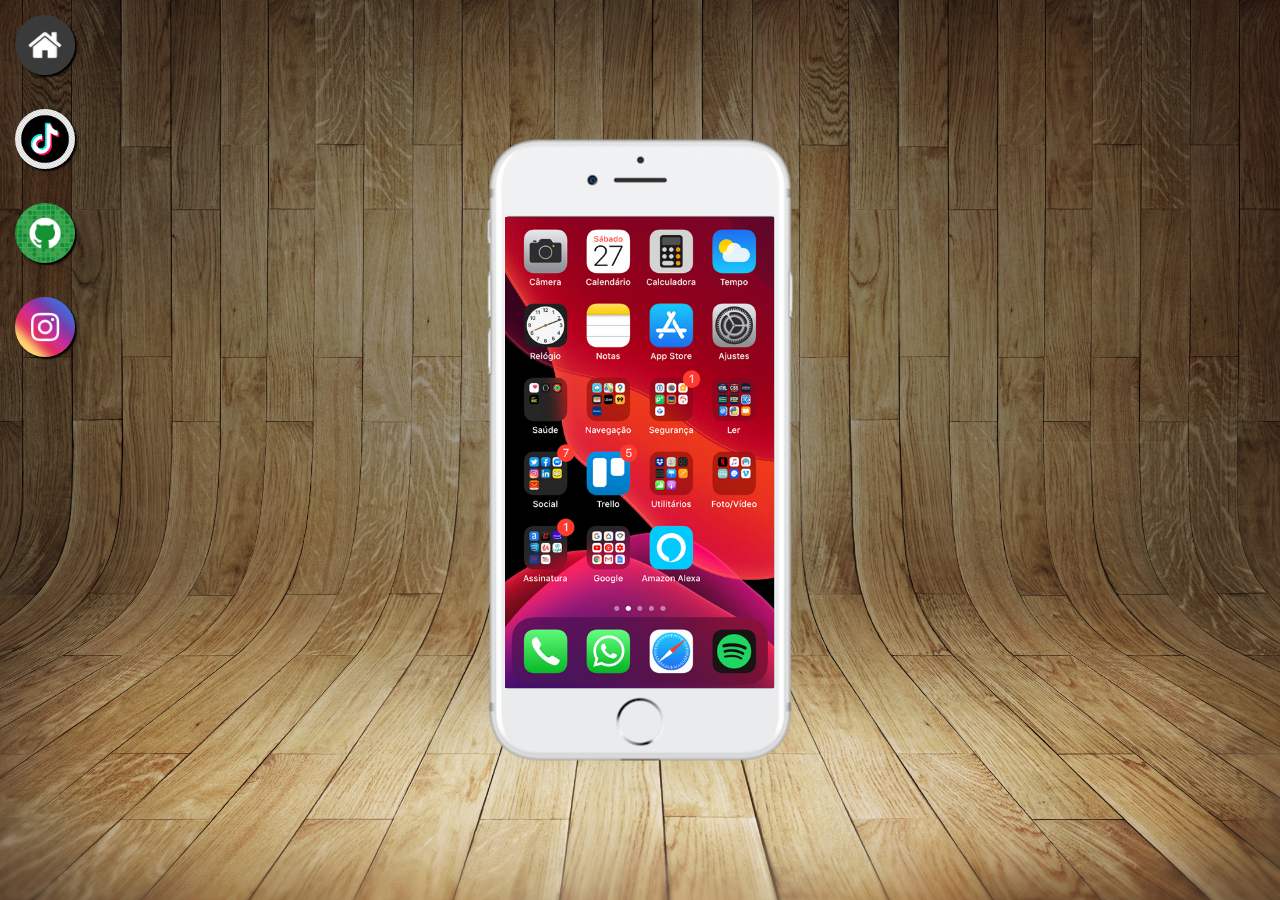
<file: index.html>
<!DOCTYPE html>
<html lang="pt-br">
<head>
    <meta charset="UTF-8">
    <meta name="viewport" content="width=device-width, initial-scale=1.0">
    <title>Projeto Redes Sociais</title>
    <link rel="shortcut icon" href="favicon.ico" type="image/x-icon">
    <link rel="stylesheet" href="estilos/style.css">
</head>
<body>

    <main>
        <section id="telefone">
            <iframe src="home.html" name="tela" id="tela" frameborder="0"></iframe>
            

        </section>

        <section id="redes-sociais">
            <a href="home.html" target="tela"><img src="imagens/logo-home.jpg"></a> <br>

            <a href="tiktok.html" target="tela"> <img src="imagens/logo-tiktok.jpg" alt="Tiktok"> </a> <br>

            <a href="github.html" target="tela"> <img src="imagens/logo-github.jpg" alt="Github"> </a> <br>

            <a href="instagram.html" target="tela"> <img src="imagens/logo-instagram.jpg" alt="Instagram"> </a> <br>
        </section>
    </main>
    
</body>
</html>
</file>
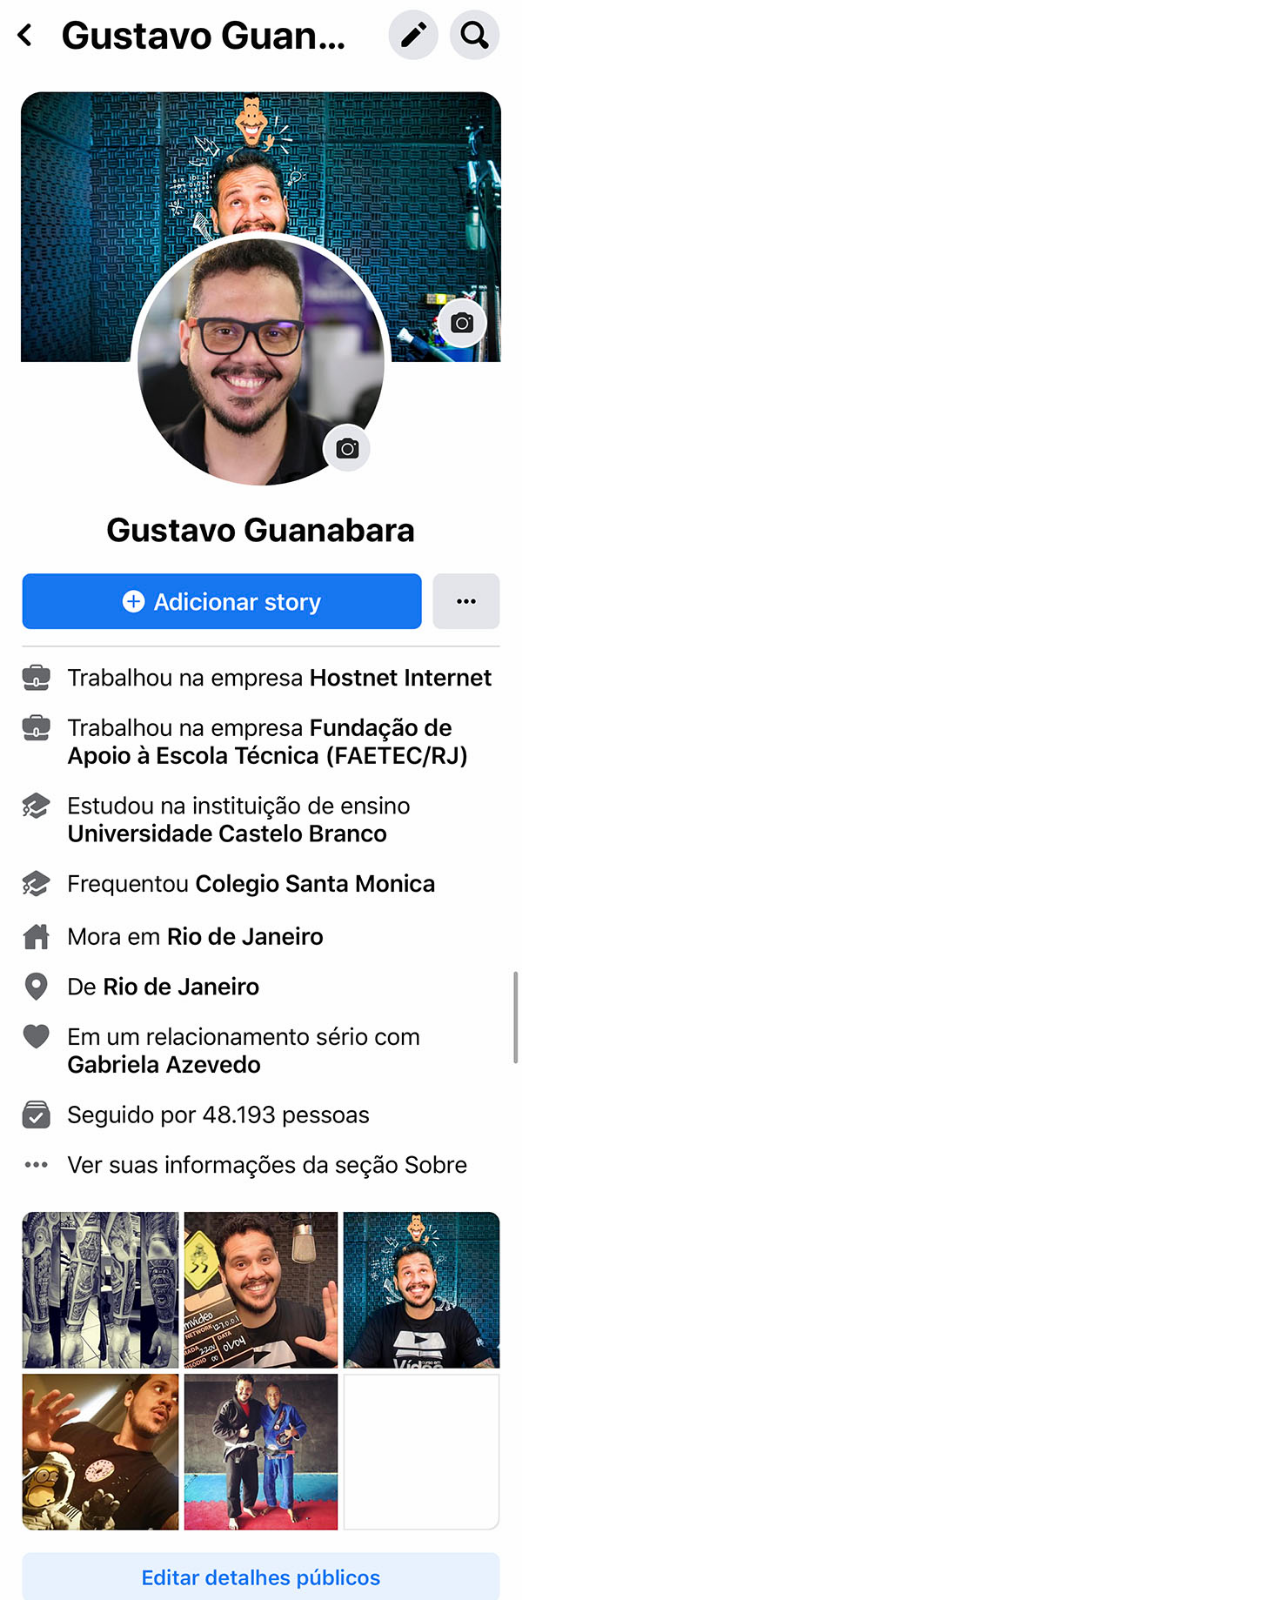
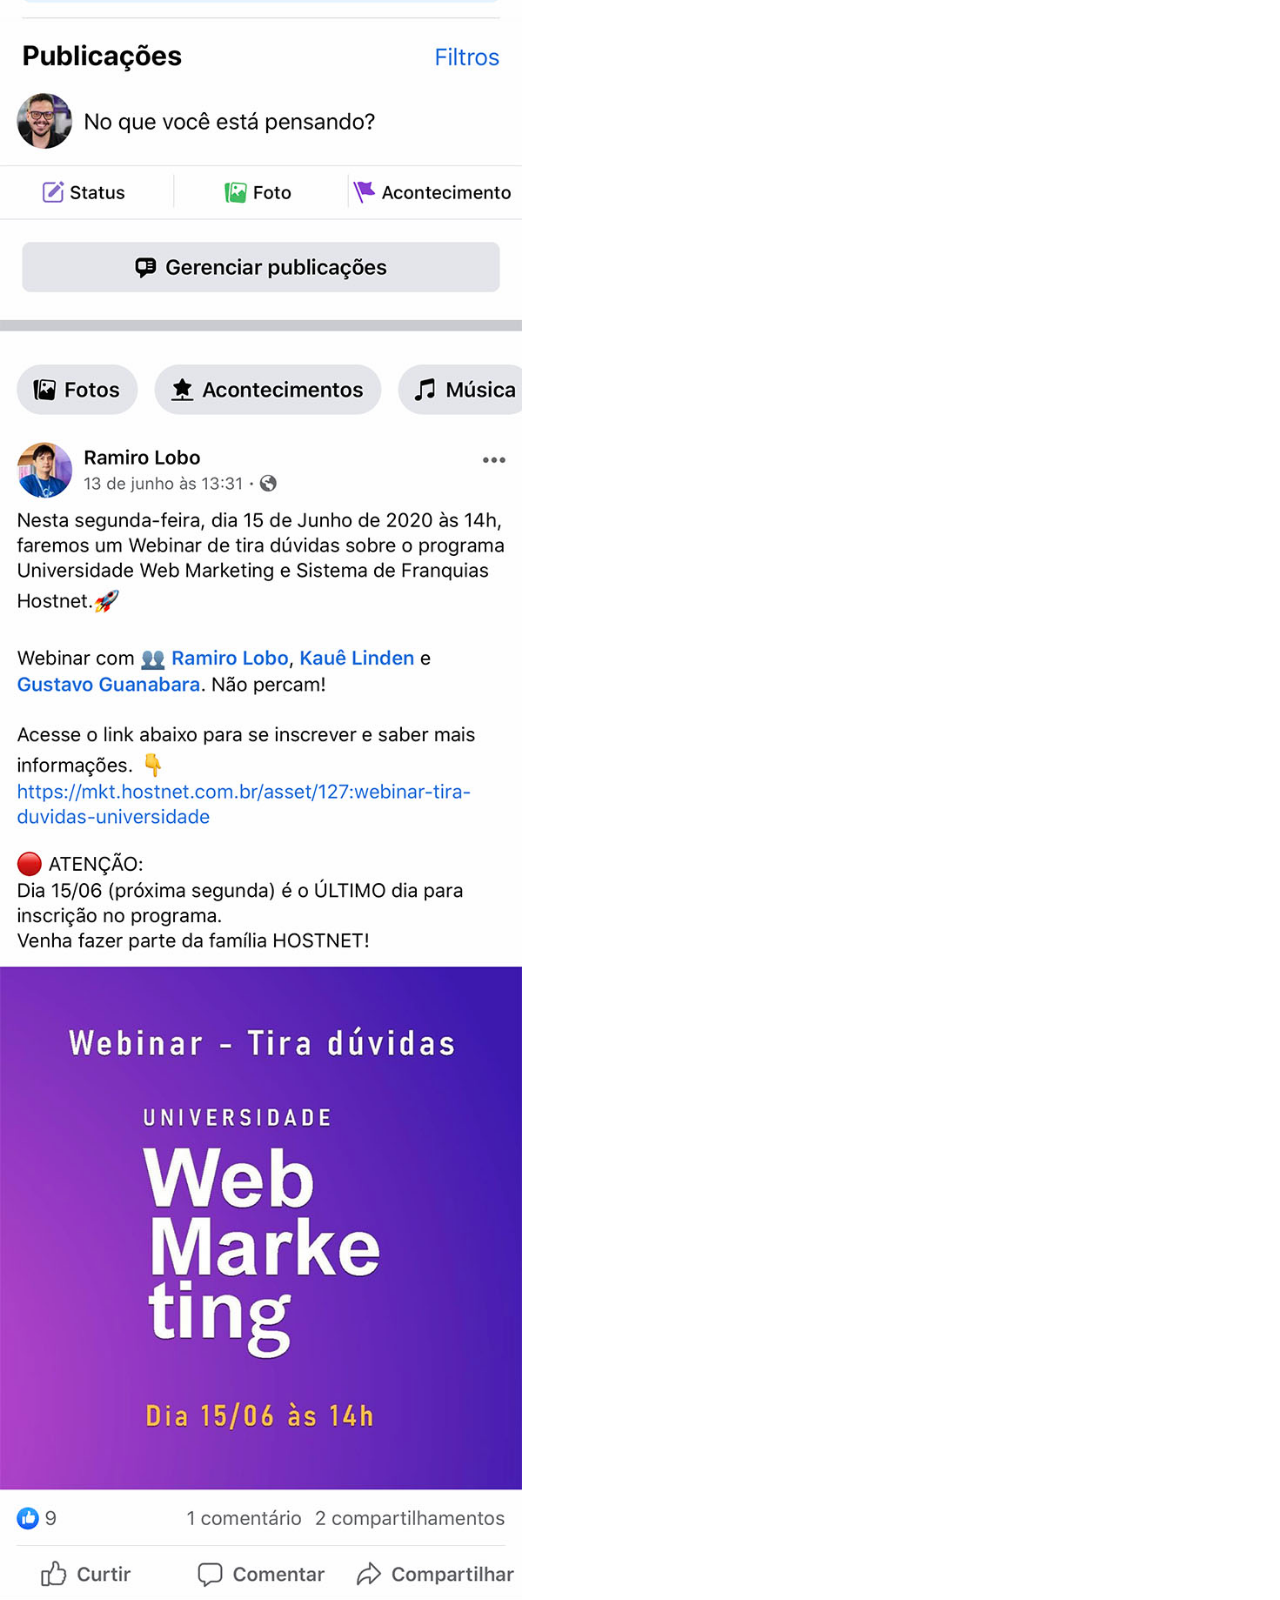
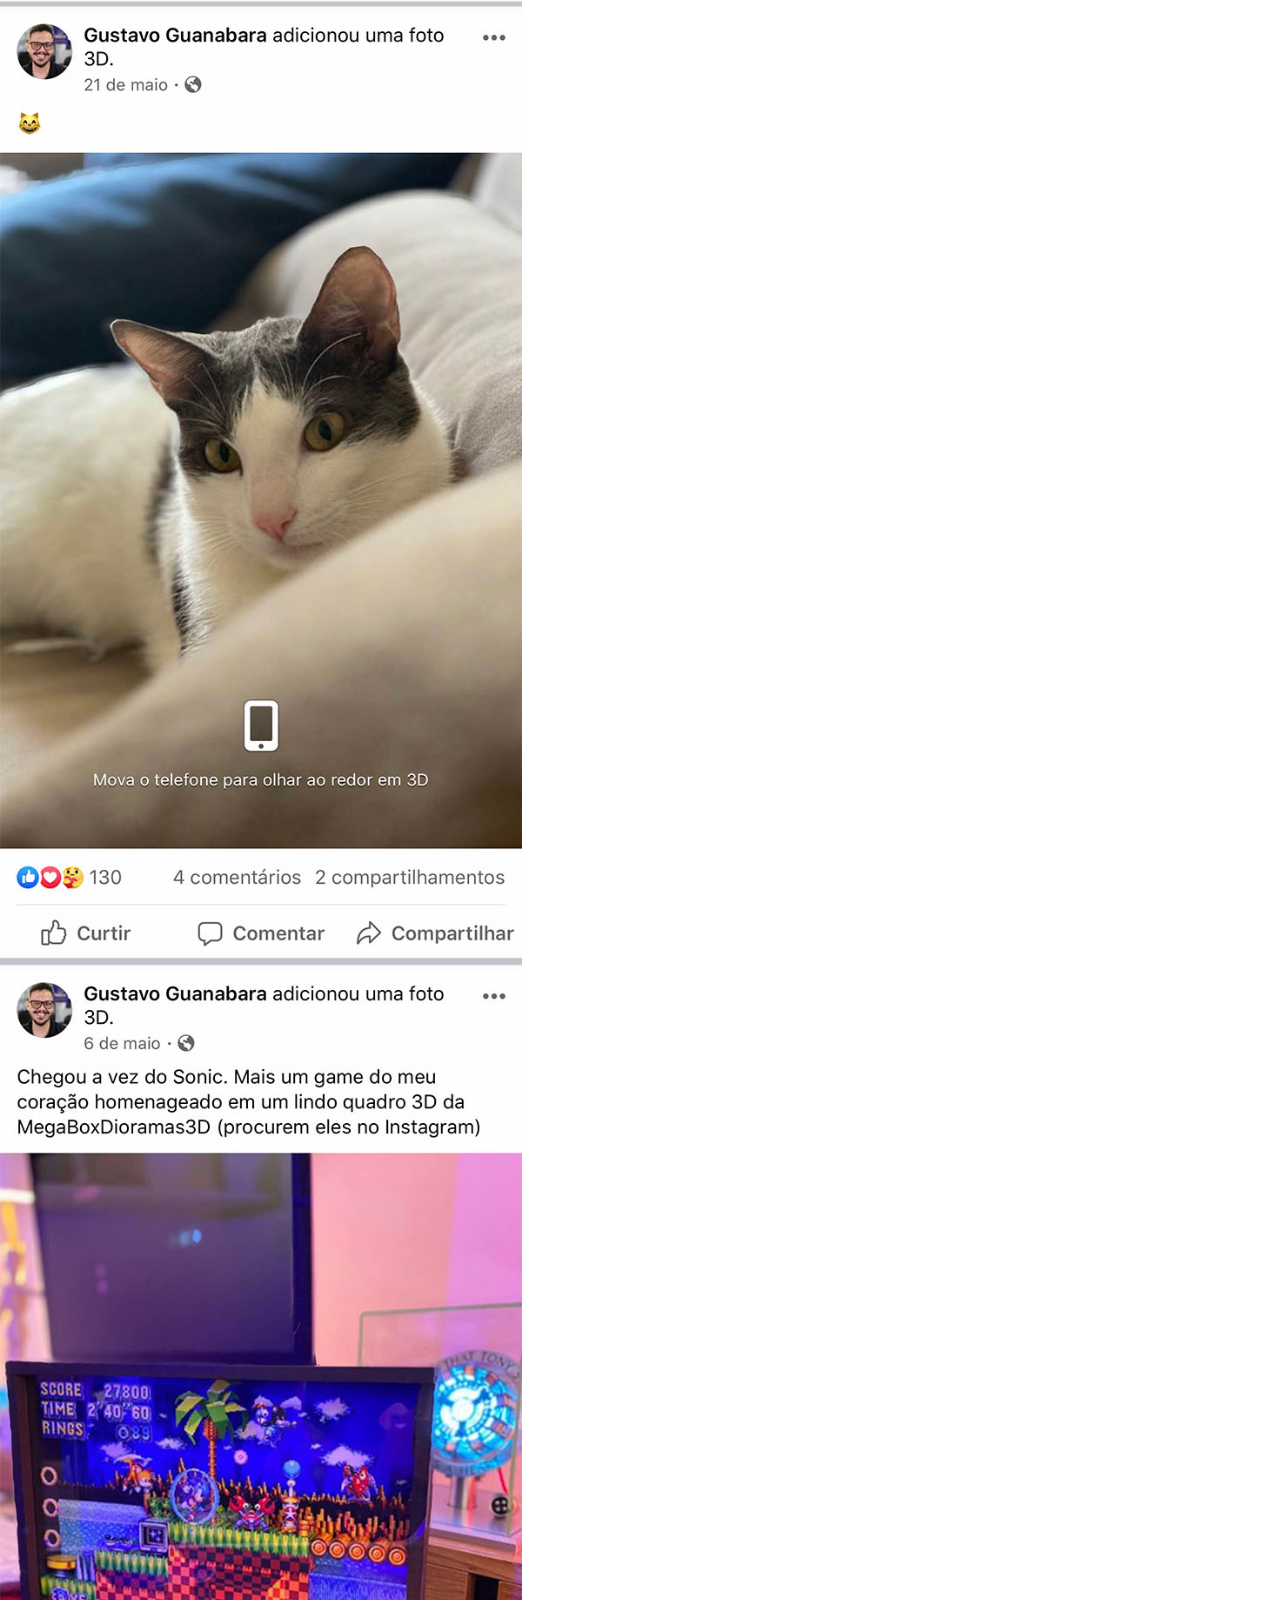
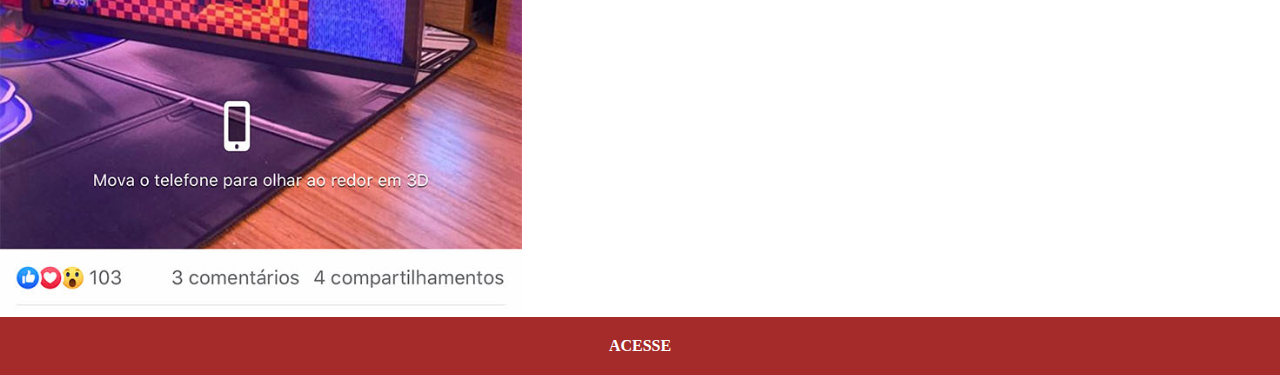
<file: facebook.html>
<!DOCTYPE html>
<html lang="pt-br">
<head>
    <meta charset="UTF-8">
    <meta name="viewport" content="width=device-width, initial-scale=1.0">
    <title>Facebook</title>
    <link rel="stylesheet" href="estilos/social.css">
</head>
<body>
    <img src="imagens/tela-facebook.jpg" alt="Facebook">
    <a href="https://www.facebook.com/gustavoguanabara/?locale=pt_BR" target="_blank">ACESSE</a>
    
</body>
</html>
</file>
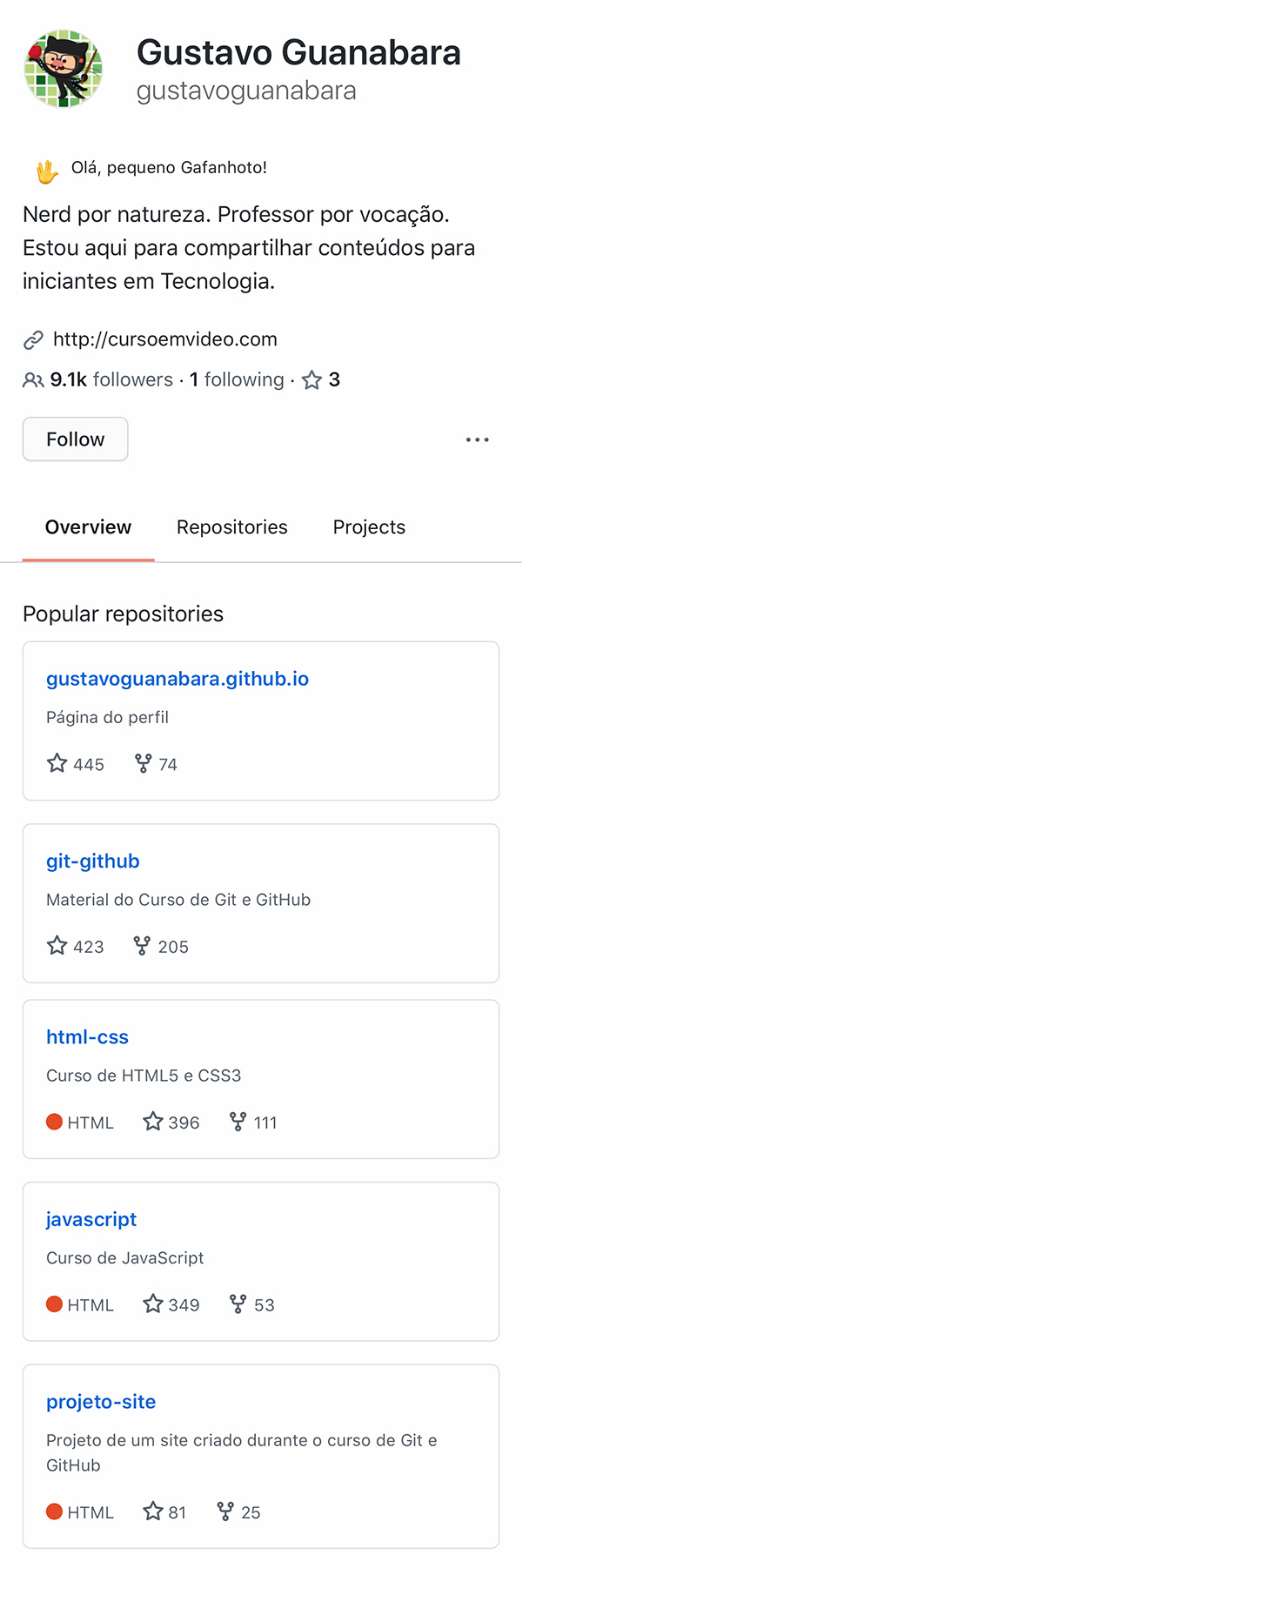
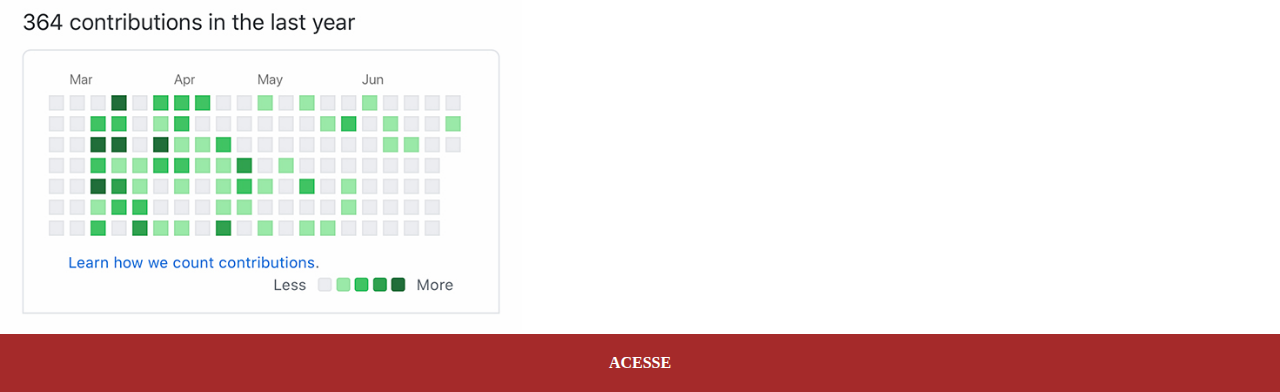
<file: github.html>
<!DOCTYPE html>
<html lang="pt-br">
<head>
    <meta charset="UTF-8">
    <meta name="viewport" content="width=device-width, initial-scale=1.0">
    <title>Github</title>
    <link rel="stylesheet" href="estilos/social.css">
</head>
<body>
    <img src="imagens/tela-github.jpg" alt="GitHub">
    <a href="https://github.com/gustavoguanabara" target="_blank">ACESSE</a>
</body>
</html>
</file>
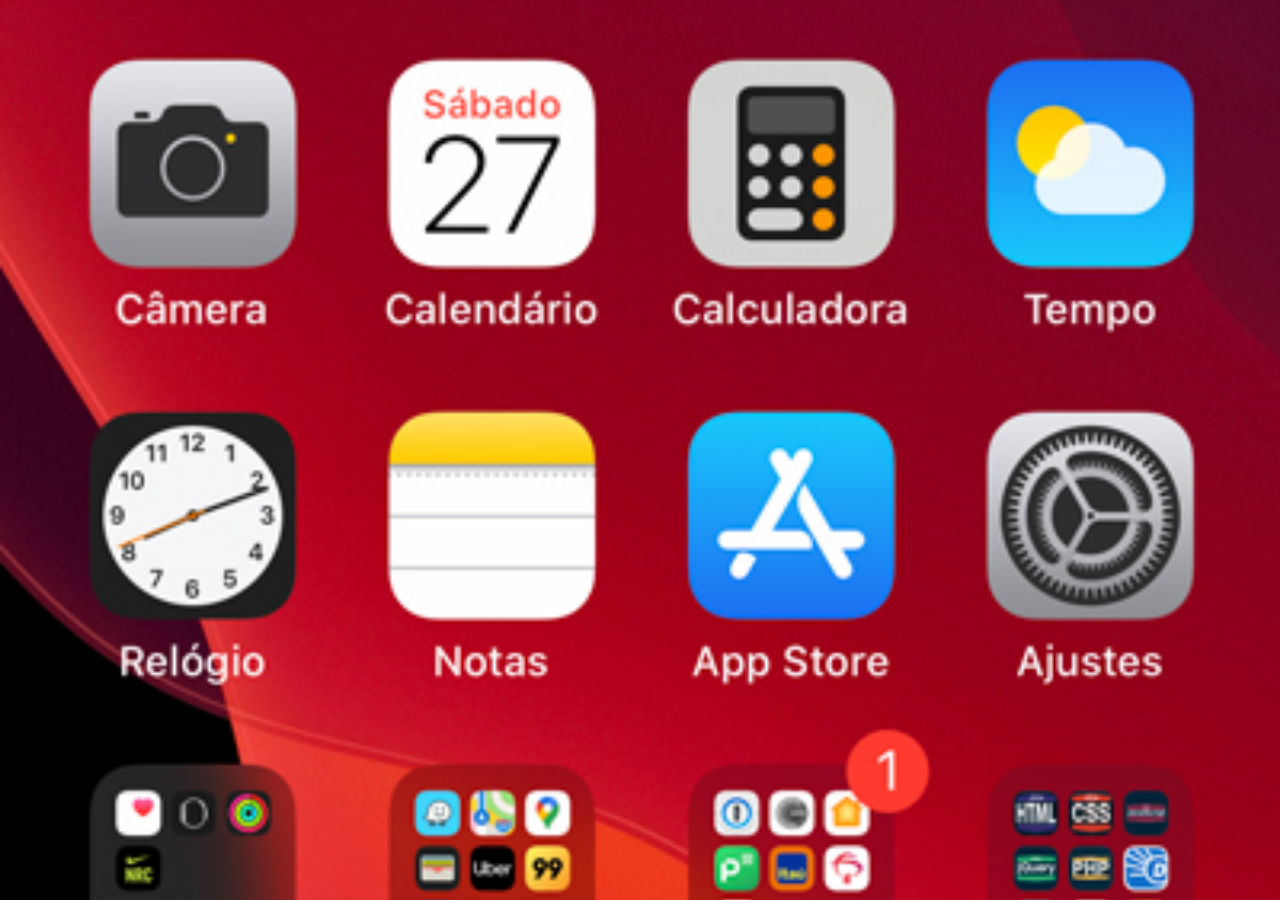
<file: home.html>
<!DOCTYPE html>
<html lang="pt-br">
<head>
    <meta charset="UTF-8">
    <meta name="viewport" content="width=device-width, initial-scale=1.0">
    <title>Home</title>
</head>

<style>
    * {
        margin: 0px;
        padding: 0px;
    }

    body {
        width: 100vh;
        height: 100vh;
        background: black url('imagens/tela-home.jpg') no-repeat top center;
        background-size: cover;
    }
</style>

<body>

    
</body>
</html>
</file>
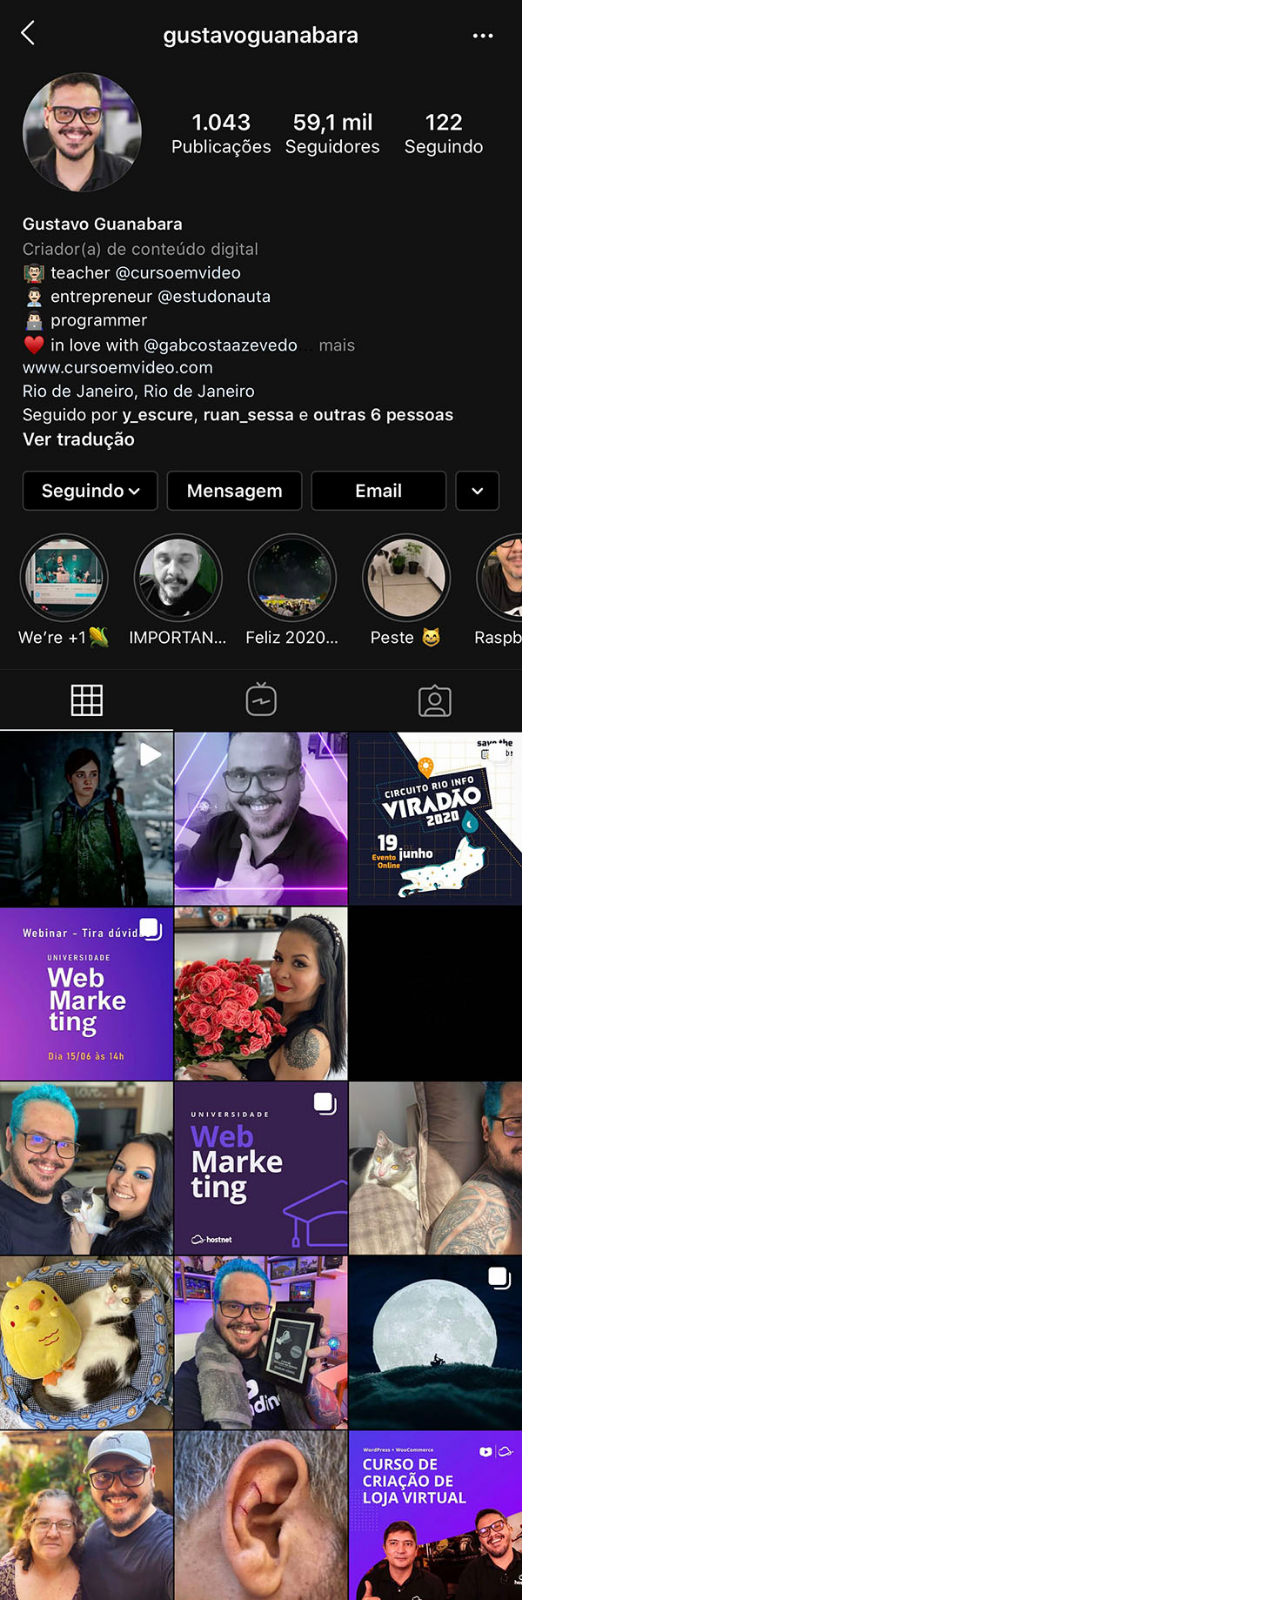
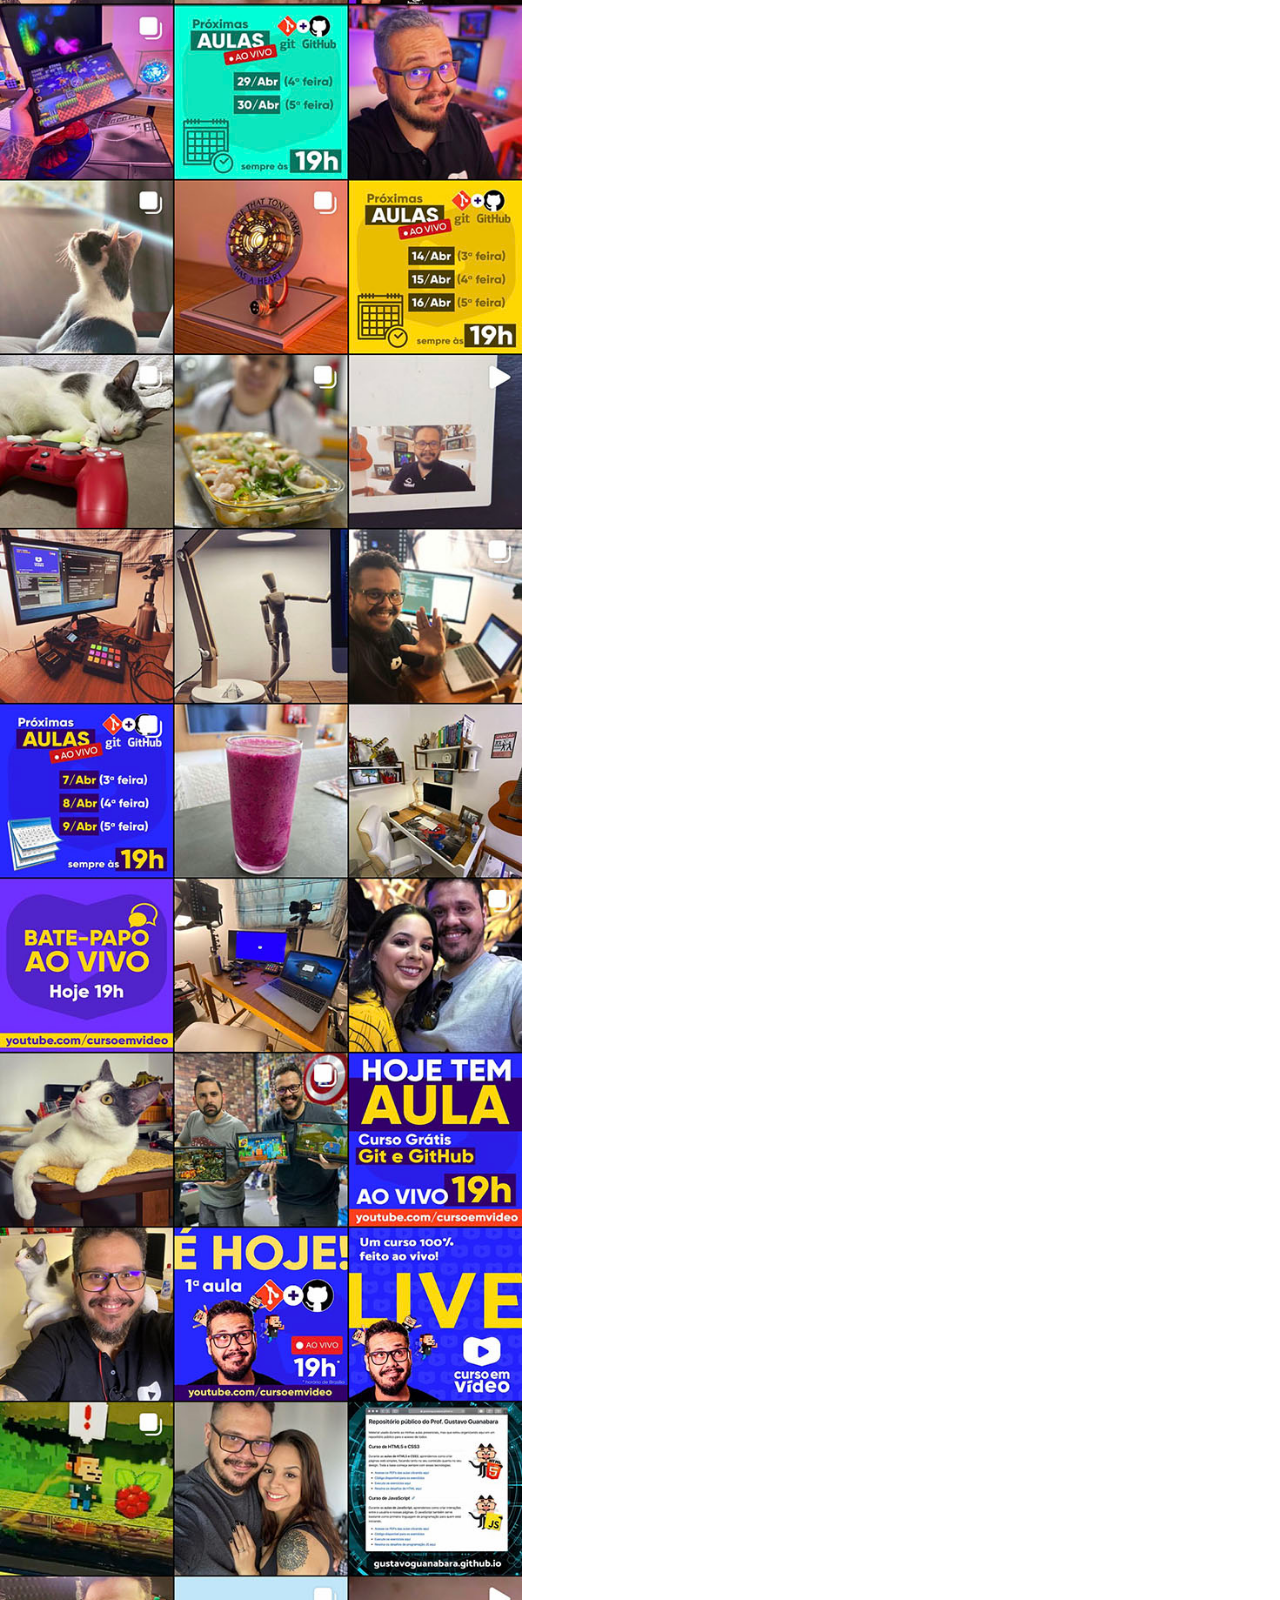
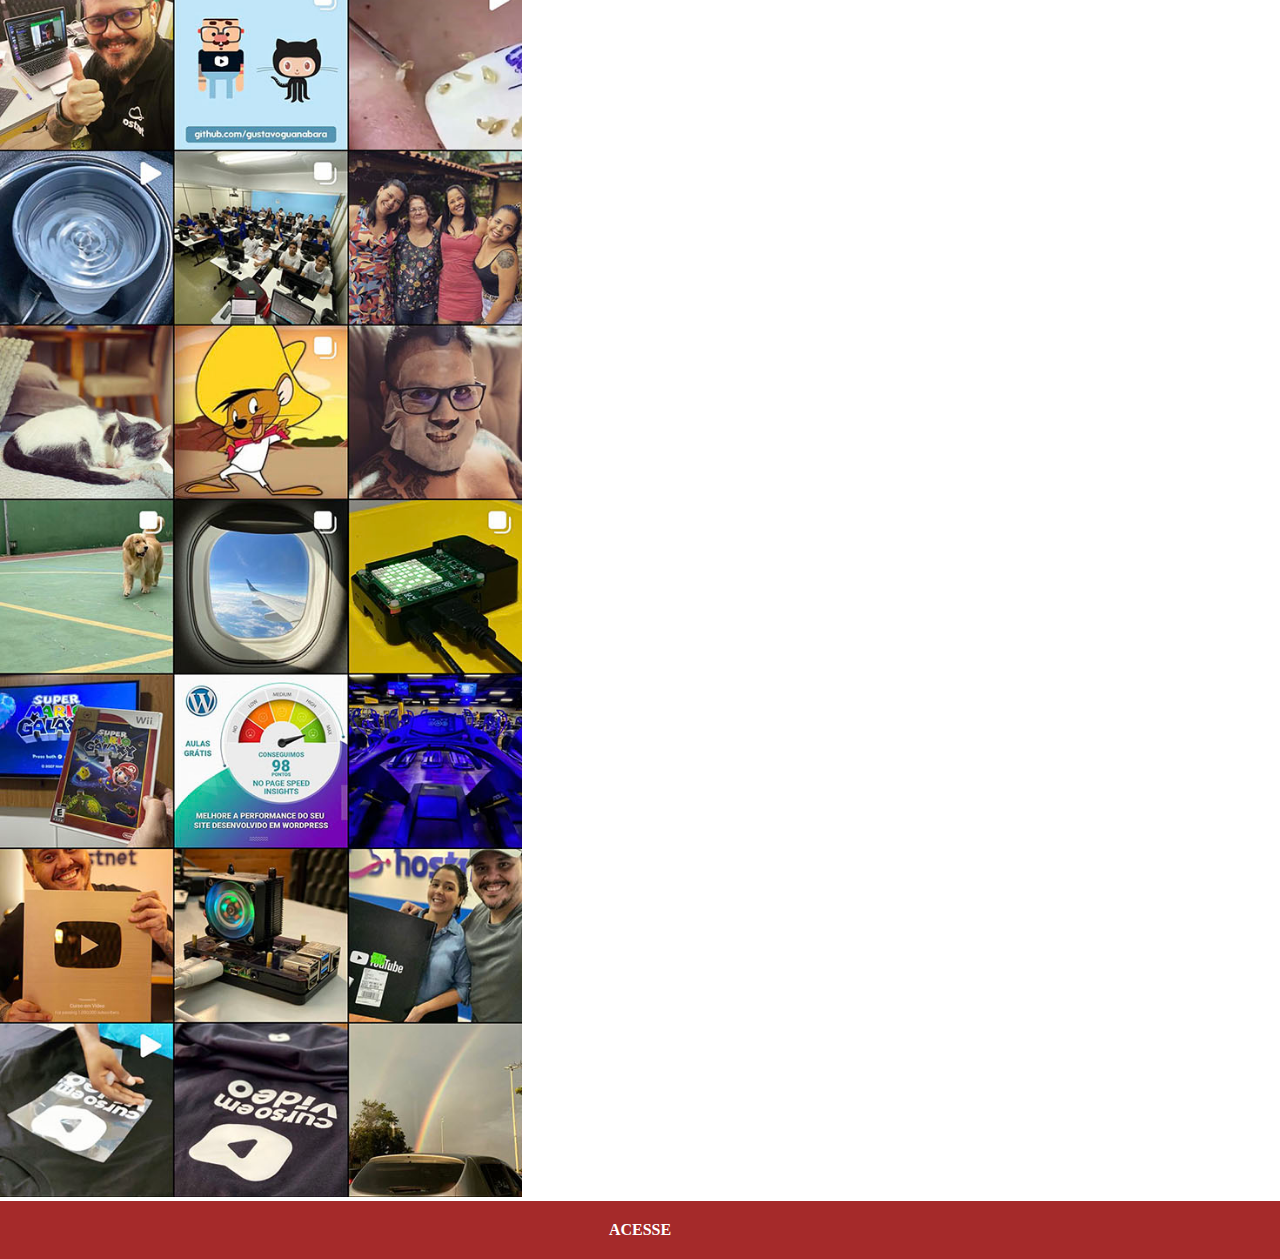
<file: instagram.html>
<!DOCTYPE html>
<html lang="pt-br">
<head>
    <meta charset="UTF-8">
    <meta name="viewport" content="width=device-width, initial-scale=1.0">
    <title>Instagram</title>
    <link rel="stylesheet" href="estilos/social.css">
</head>
<body>
    <img src="imagens/tela-instagram.jpg" alt="Instagram">
    <a href="https://www.instagram.com/gustavoguanabara/" target="_blank">ACESSE</a>
    
</body>
</html>
</file>
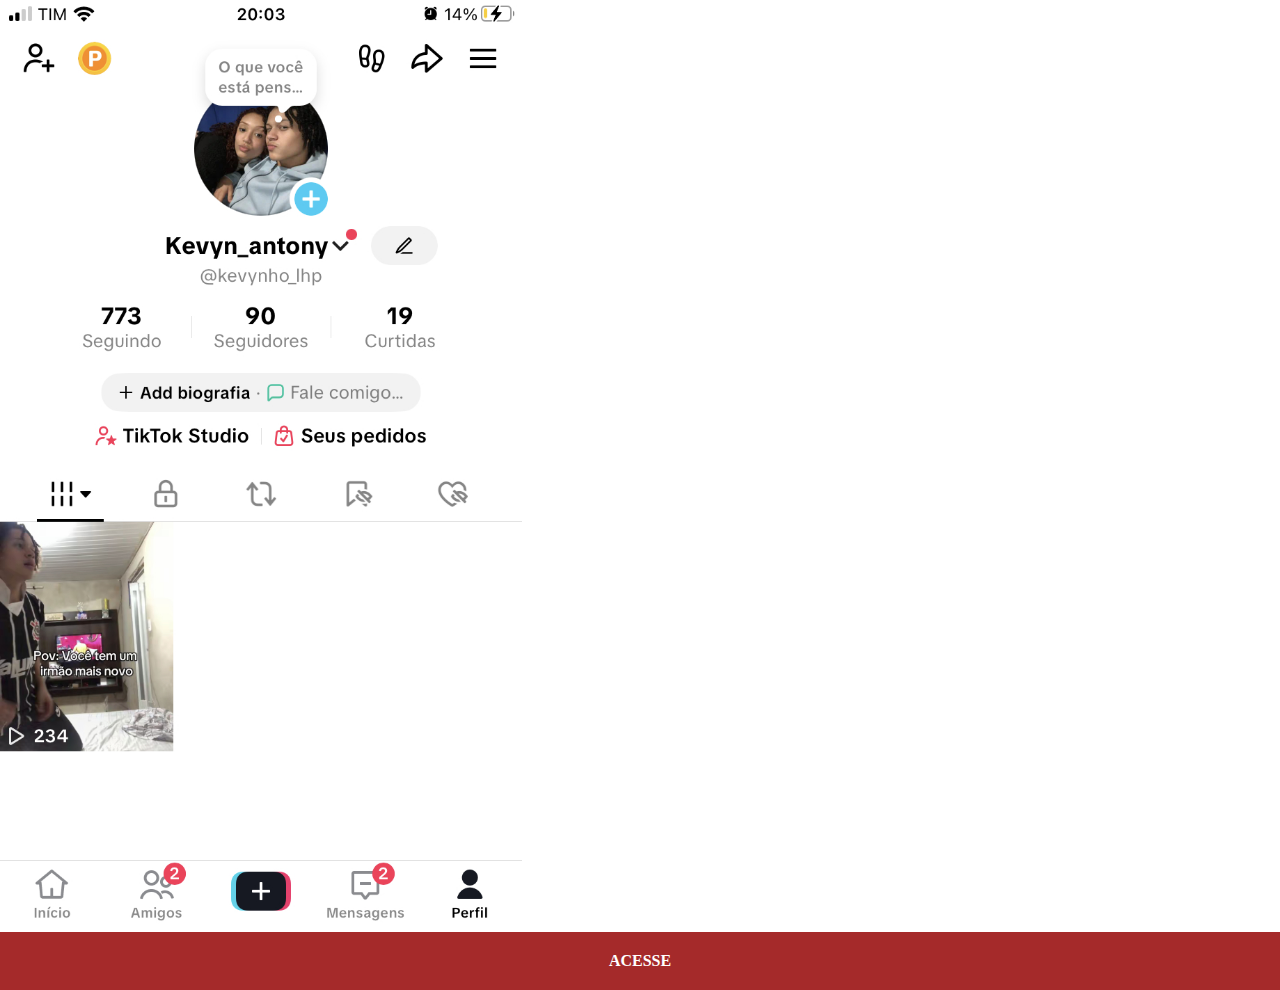
<file: tiktok.html>
<!DOCTYPE html>
<html lang="pt-br">
<head>
    <meta charset="UTF-8">
    <meta name="viewport" content="width=device-width, initial-scale=1.0">
    <title>Tiktok</title>
    <link rel="stylesheet" href="estilos/social.css">
</head>
<body>
    <img src="imagens/tela-tiktok.jpg" alt="Tiktok">
    <a href="https://www.tiktok.com/@kevynho_lhp" target="_blank">ACESSE</a>
</body>
</html>
</file>
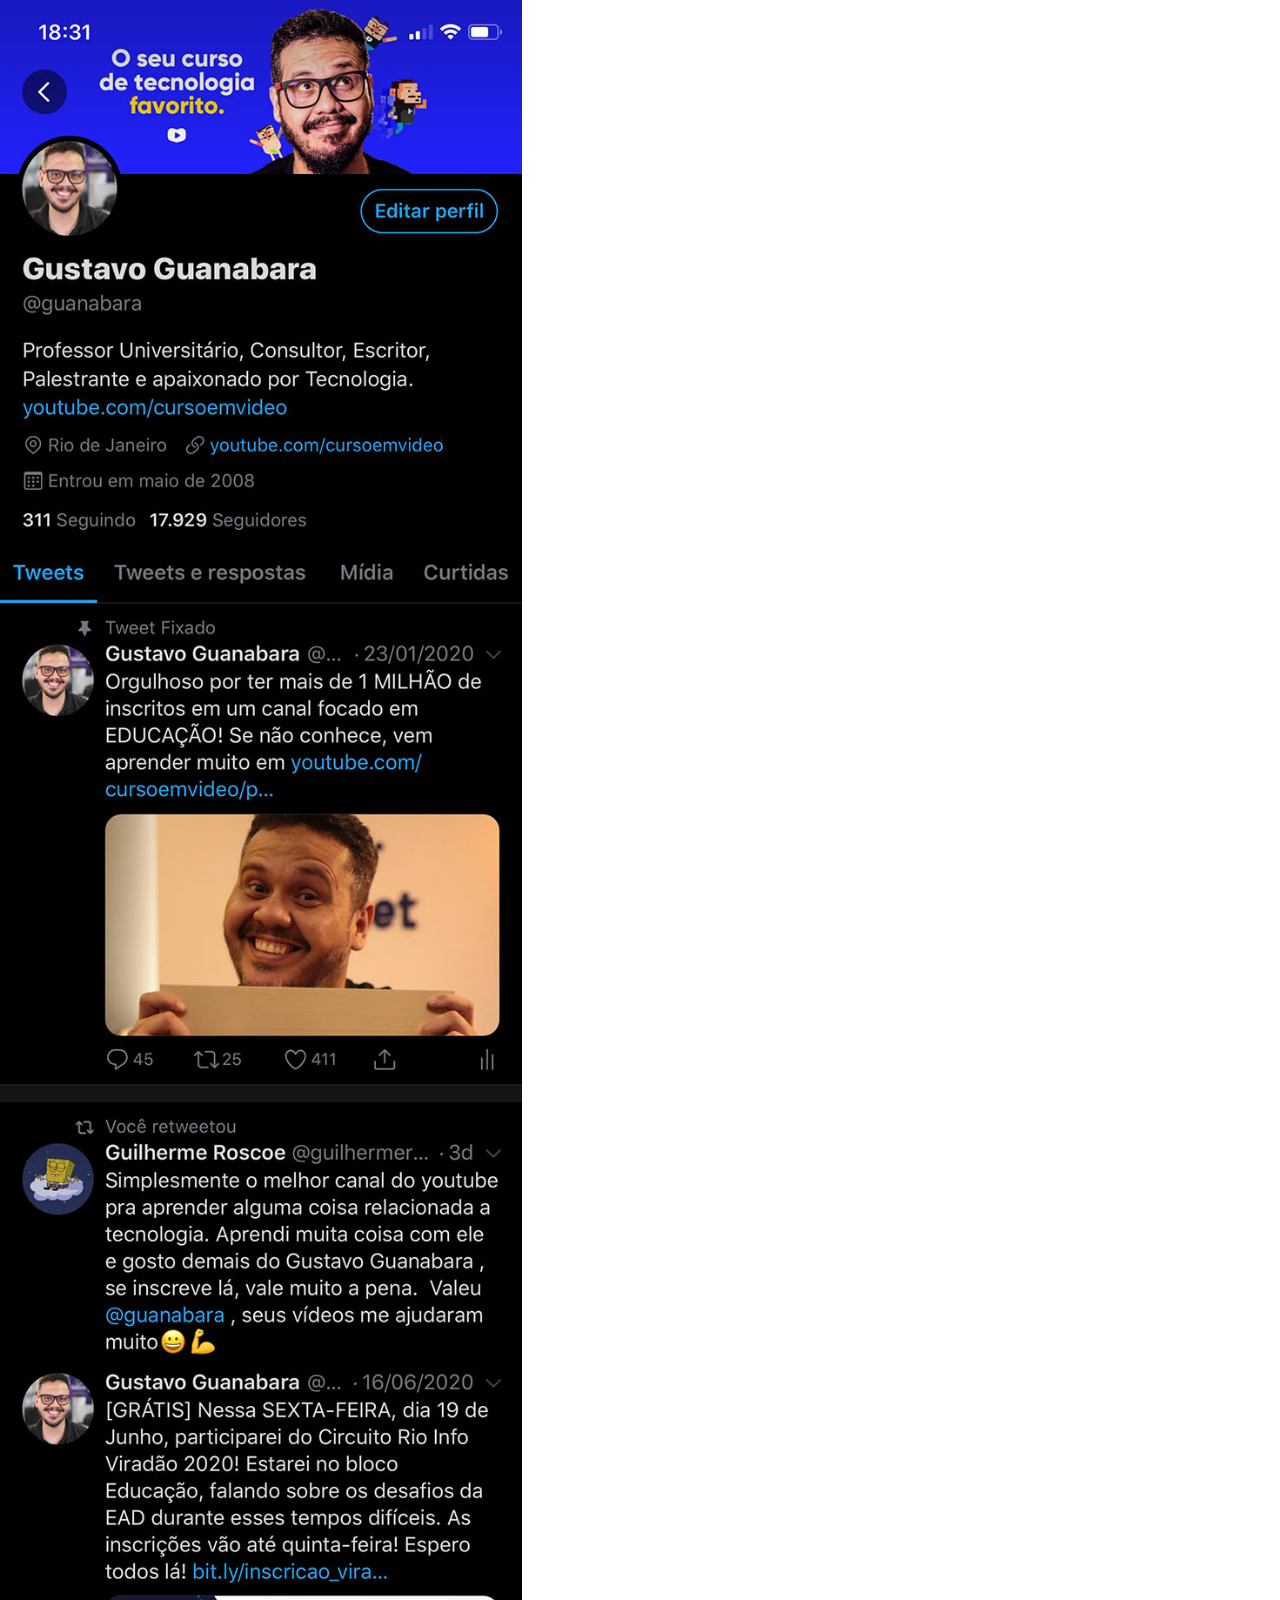
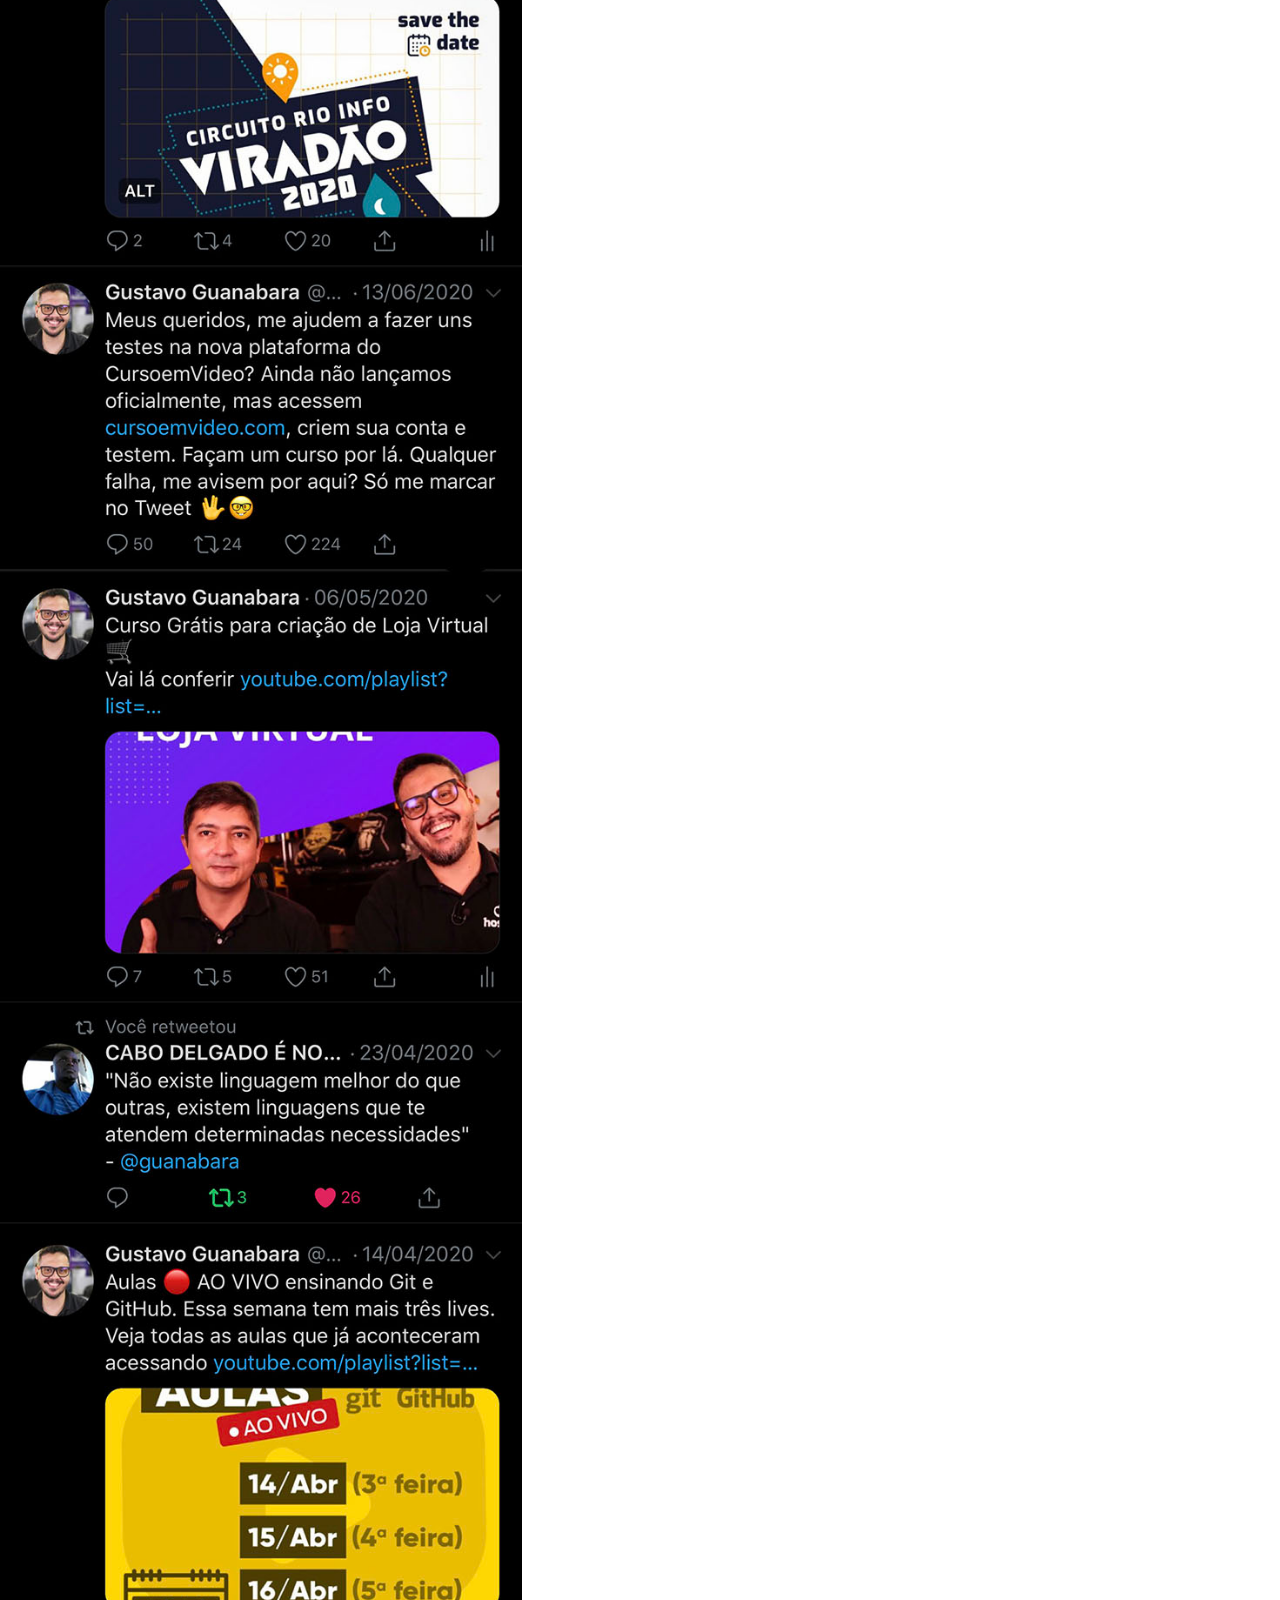
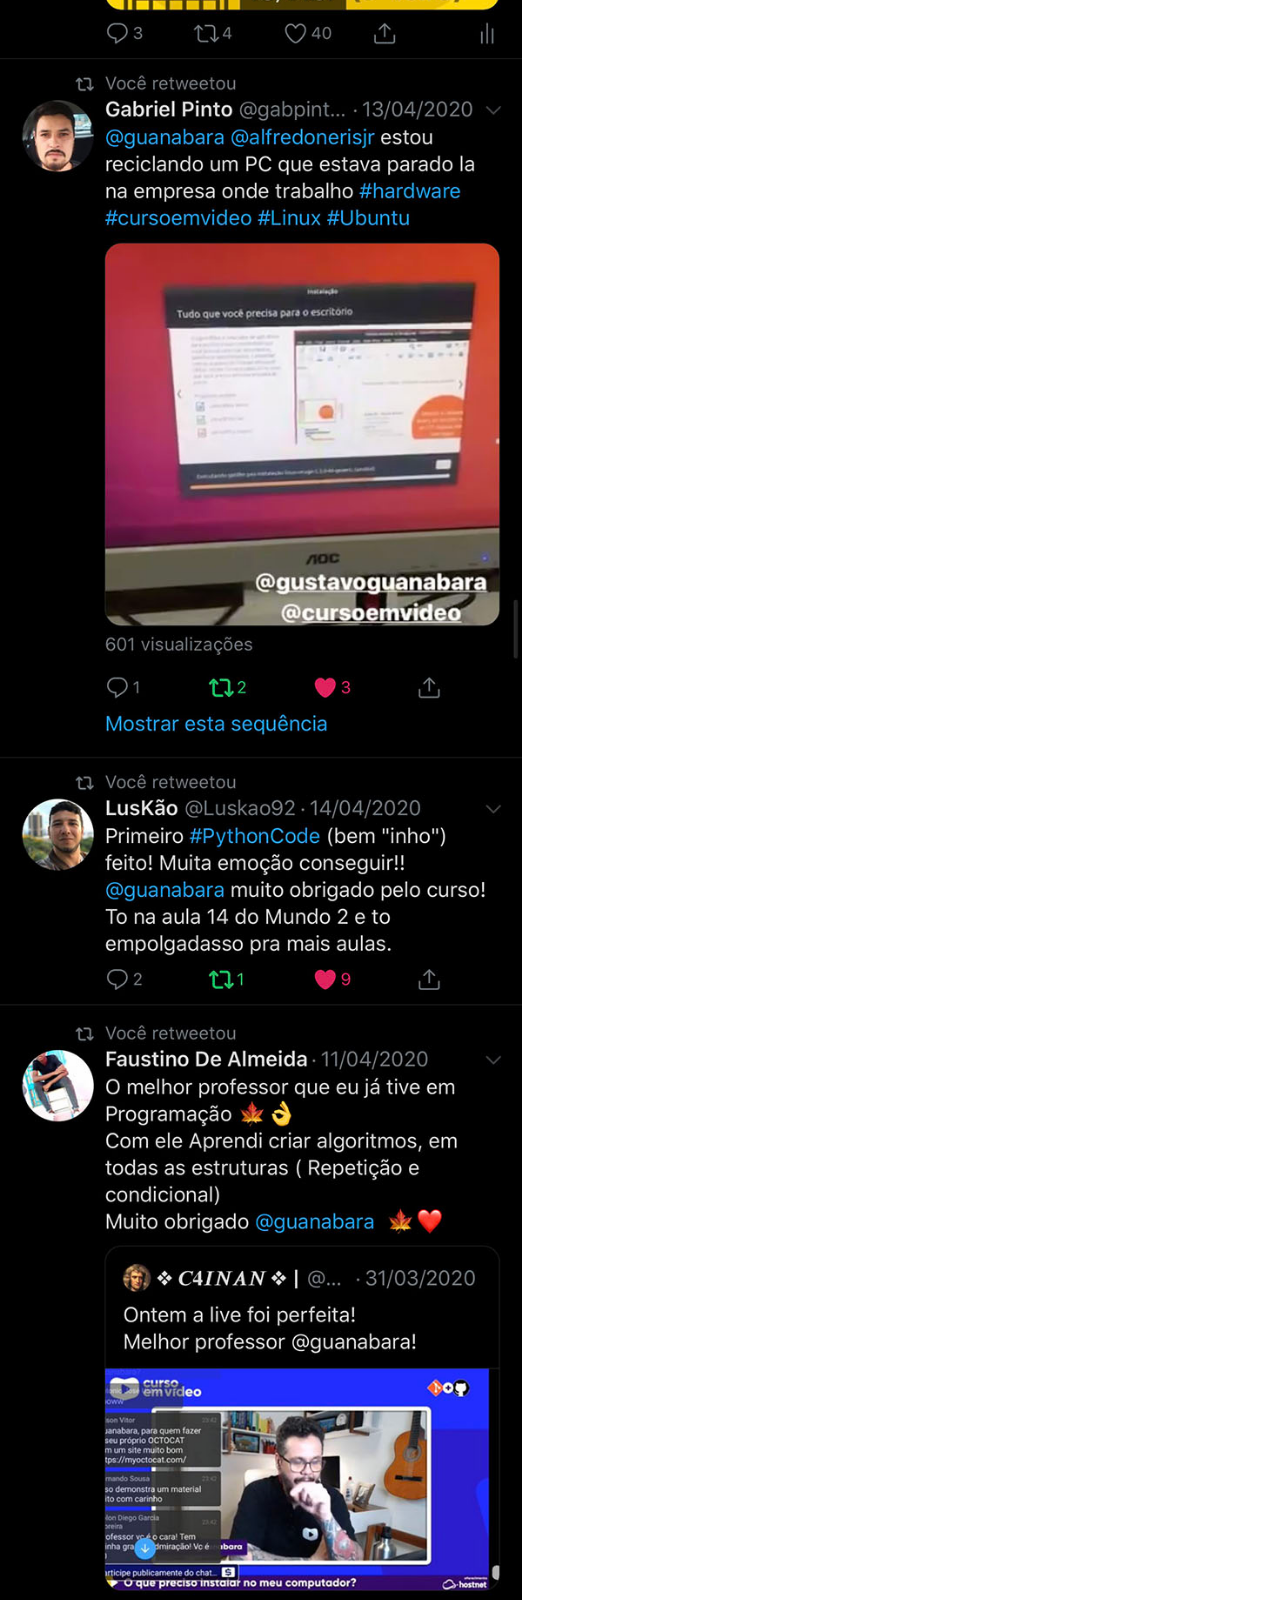
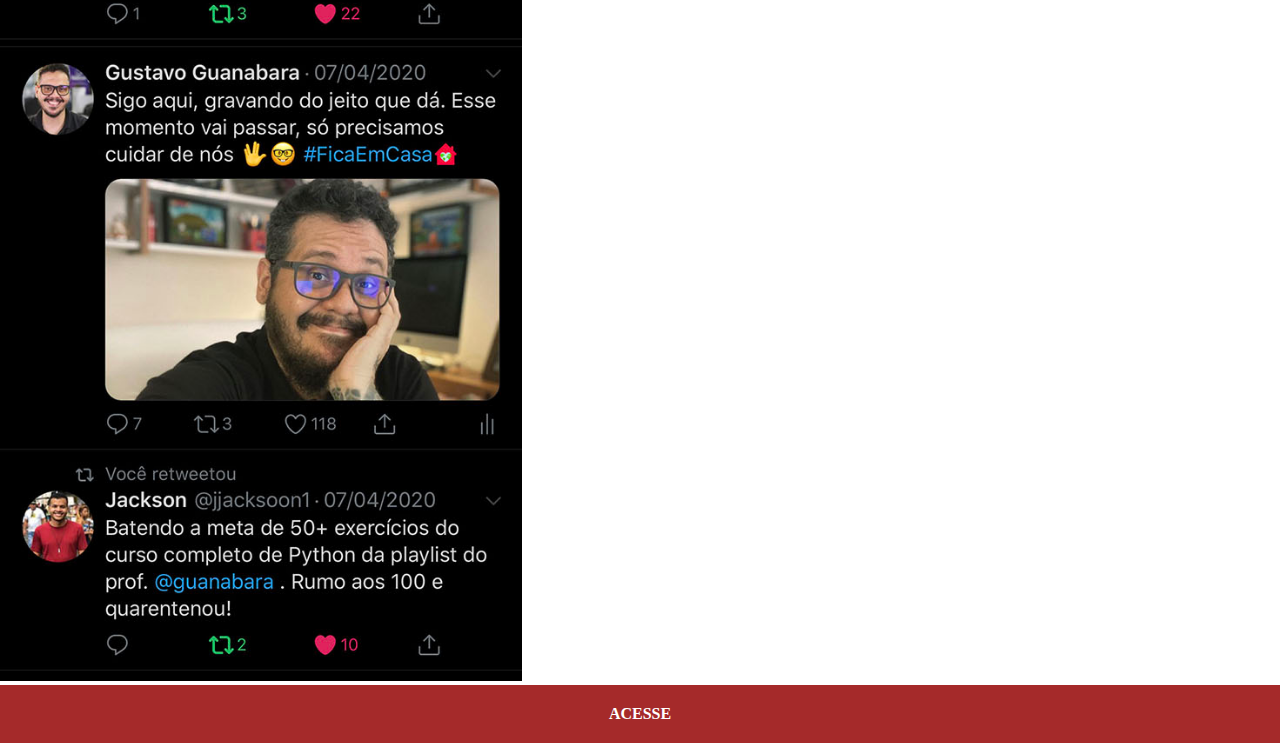
<file: twitter.html>
<!DOCTYPE html>
<html lang="pt-br">
<head>
    <meta charset="UTF-8">
    <meta name="viewport" content="width=device-width, initial-scale=1.0">
    <title>Twitter</title>
    <link rel="stylesheet" href="estilos/social.css">
    </head>
<body>
    <img src="imagens/tela-twitter.jpg" alt="Twitter">
    <a href="https://x.com/guanabara" target="_blank">ACESSE</a>
    
</body>
</html>
</file>
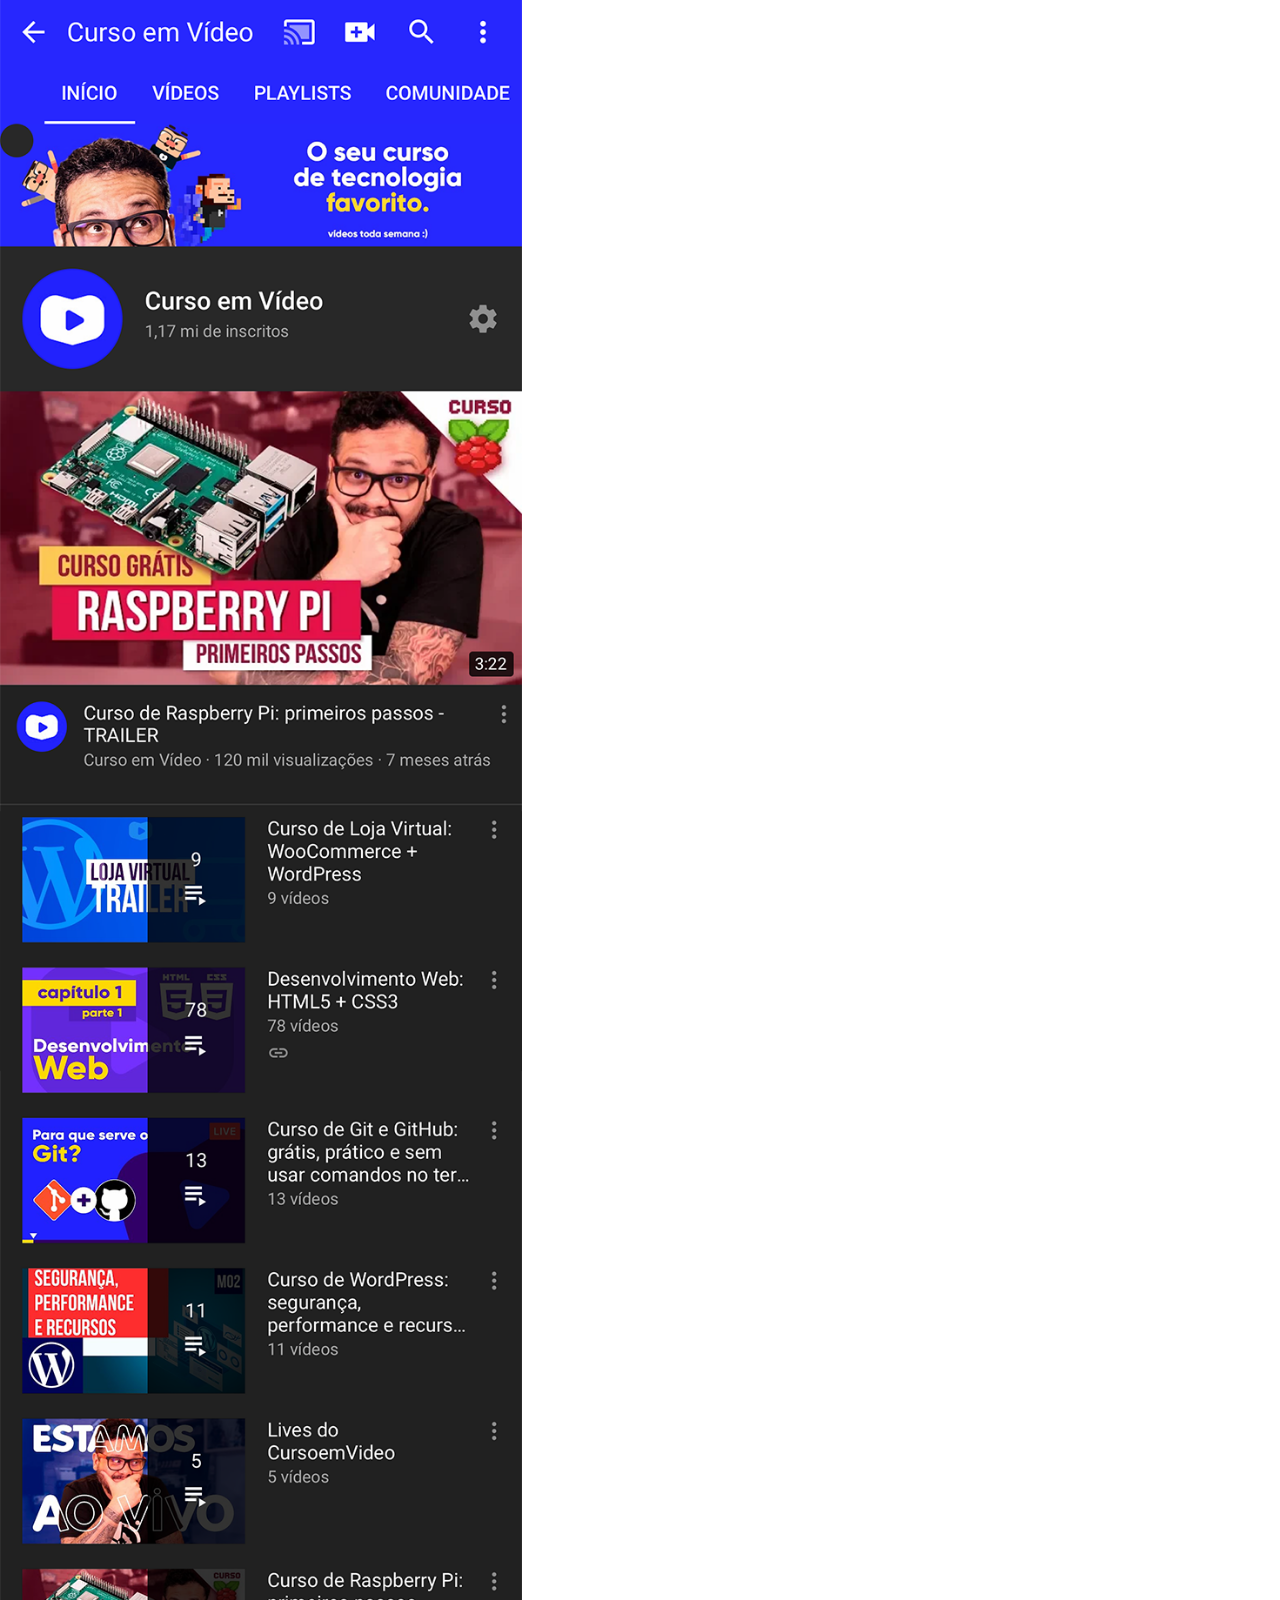
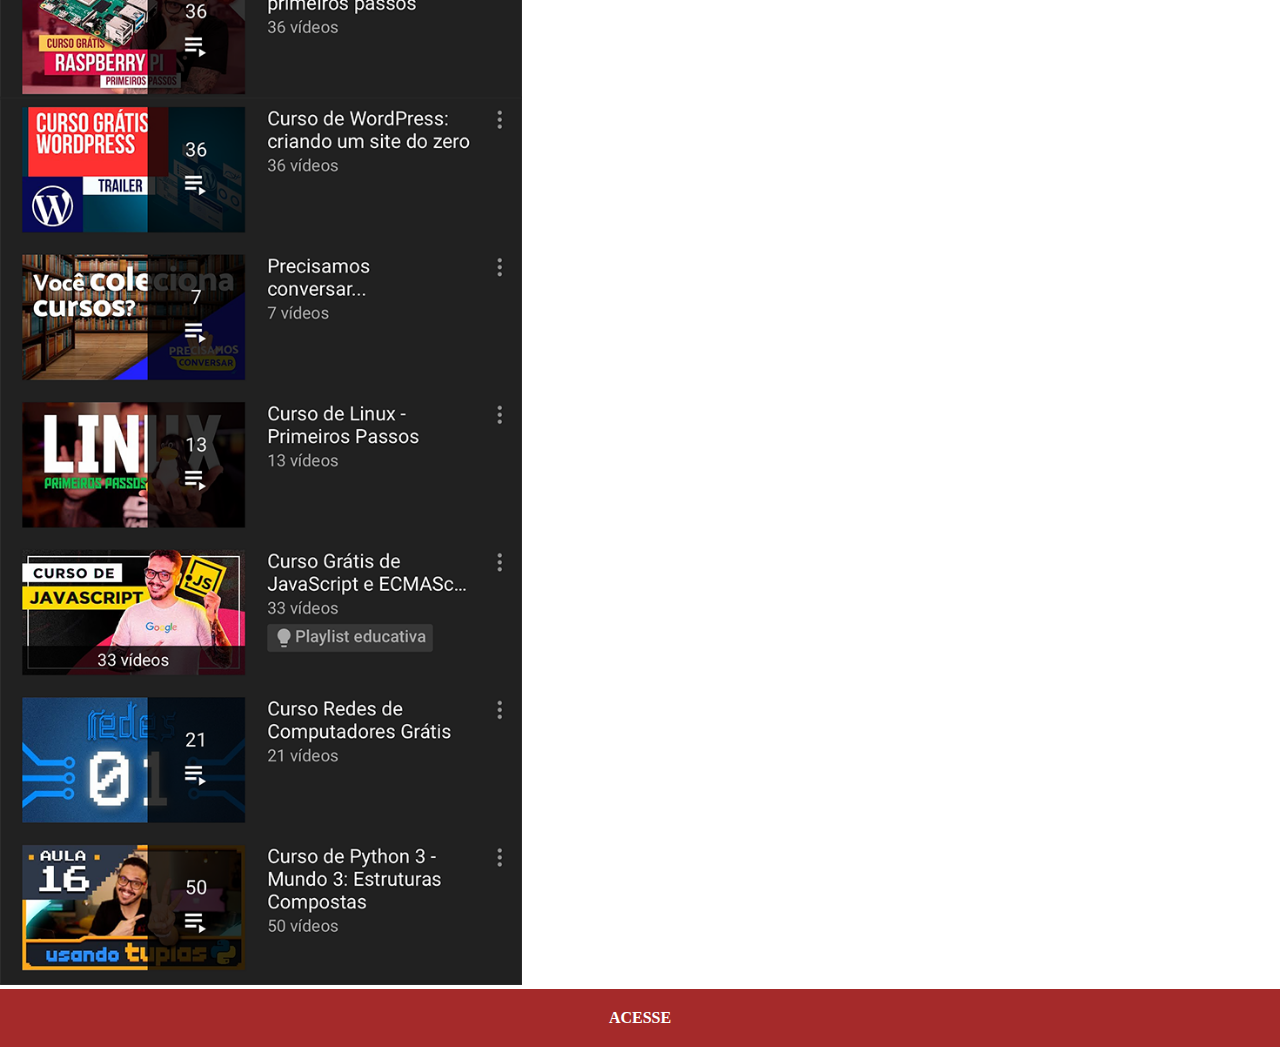
<file: youtube.html>
<!DOCTYPE html>
<html lang="pt-br">
<head>
    <meta charset="UTF-8">
    <meta name="viewport" content="width=device-width, initial-scale=1.0">
    <title>YouTube</title>
    <link rel="stylesheet" href="estilos/social.css">
    
</head>
<body>
    <img src="imagens/tela-youtube.png" alt="YouTube">
    <a href="https://www.youtube.com/c/CursoemV%C3%ADdeo/playlists" target="_blank">ACESSE</a>
    
</body>
</html>
</file>
<file: estilos/style.css>
@charset "UTF-8";

* {
    margin: 0px;
    padding: 0px;
    font-family: 'Times New Roman', Times, serif;
}

html, body {
    height: 100vh;
    width: 100vw;
    background-color: black;
}
body {
    background: url('../imagens/fundo-madeira.jpg') no-repeat top center;
    background-size: cover;
    background-attachment: fixed;
}
main {
    position: relative;
    height: 100vh;
}

section#telefone {
    position: absolute;
    top: 50%;
    left: 50%;
    transform: translate(-50%, -50%);
    height: 627px;
    width: 311px;
    background: url('../imagens/frame-iphone.png') no-repeat;
}

iframe#tela {
    position: relative;
    top: 80px;
    left: 20px;
    width: 269px;
    height: 471px;
}

section#redes-sociais img {
    width: 60px;
    margin: 15px;
    border-radius: 50%;
    box-shadow: 2px 2px 2px black;
    box-sizing: border-box;

}

section#redes-sociais img:hover {
    border: 2px solid white;
    transform: translate(-3px, -3px);
    box-shadow: 5px 5px 10px black;
    transition: transform 1s;
}
</file>
<file: estilos/social.css>
@charset "UTF-8";

 * {
            margin: 0px;
            padding: 0px;
            font-family: 'Times New Roman', Times, serif;
        }

        ::-webkit-scrollbar {
            width: 0px;
            height: 0px;
        }

        img {
            width: 58vh;

        }

        a {
            display: block;
            background-color: brown;
            padding: 20px;
            text-align: center;
            font-weight: bolder;
            text-decoration: none;
            color: white;

        }

        a:hover {
            background-color: red;
        }
</file>
